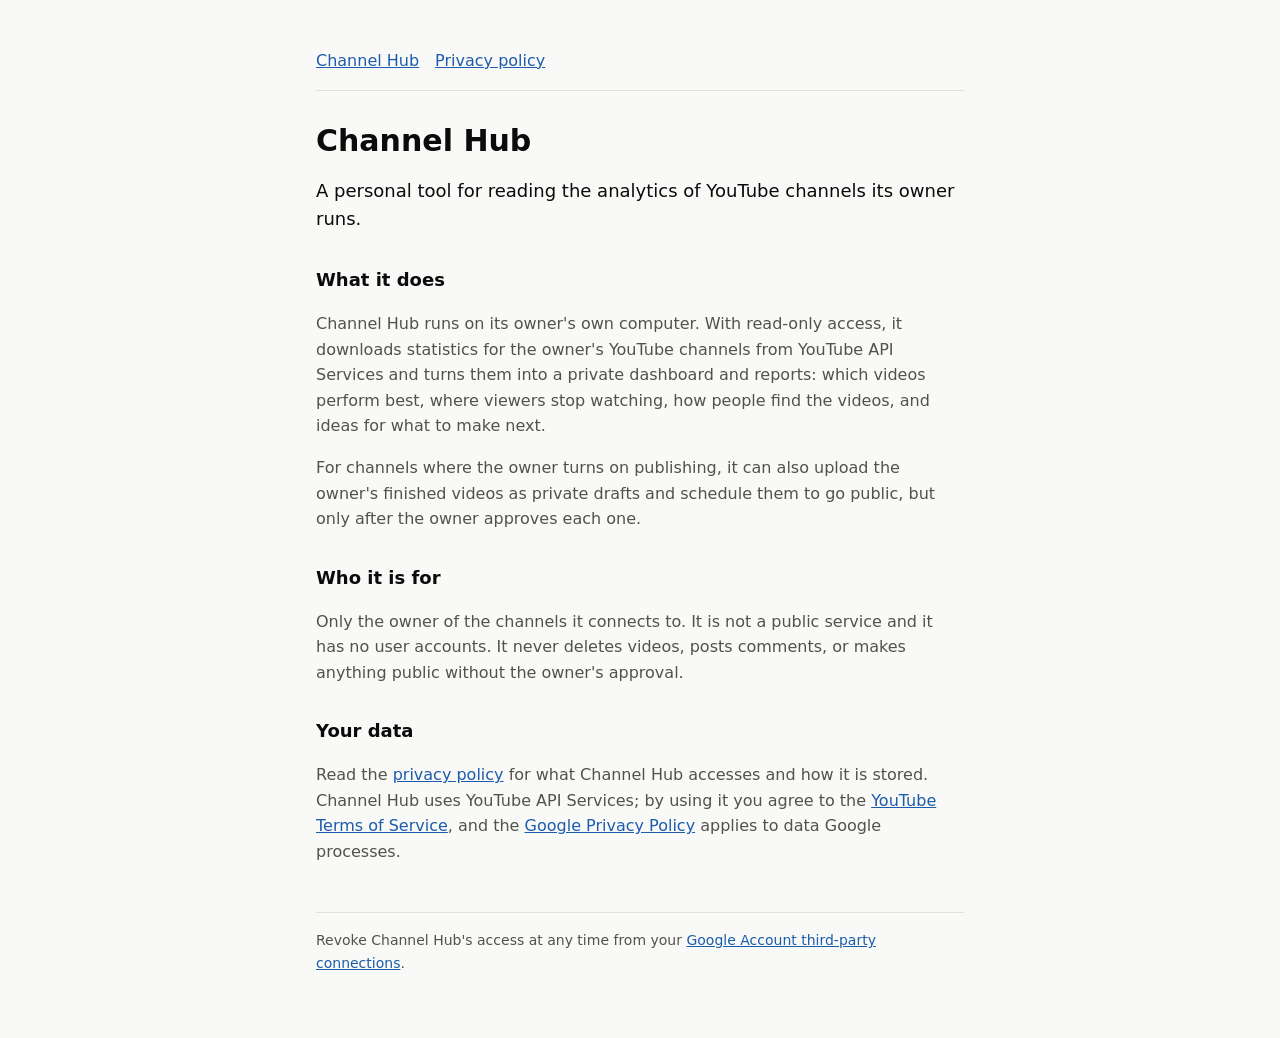
<file: index.html>
<!doctype html>
<html lang="en">
<head>
  <meta charset="utf-8">
  <meta name="viewport" content="width=device-width, initial-scale=1">
  <title>Channel Hub</title>
  <meta name="description" content="A personal, read-only YouTube analytics tool that runs on its owner's computer.">
  <link rel="stylesheet" href="style.css">
</head>
<body>
  <main>
    <nav><a href="./">Channel Hub</a><a href="privacy.html">Privacy policy</a></nav>
    <h1>Channel Hub</h1>
    <p class="lede">A personal tool for reading the analytics of YouTube channels its owner runs.</p>

    <h2>What it does</h2>
    <p>
      Channel Hub runs on its owner's own computer. With read-only access, it downloads statistics for the
      owner's YouTube channels from YouTube API Services and turns them into a private dashboard and reports:
      which videos perform best, where viewers stop watching, how people find the videos, and ideas for what to
      make next.
    </p>

    <p>
      For channels where the owner turns on publishing, it can also upload the owner's finished videos as private
      drafts and schedule them to go public, but only after the owner approves each one.
    </p>

    <h2>Who it is for</h2>
    <p>
      Only the owner of the channels it connects to. It is not a public service and it has no user accounts. It
      never deletes videos, posts comments, or makes anything public without the owner's approval.
    </p>

    <h2>Your data</h2>
    <p>
      Read the <a href="privacy.html">privacy policy</a> for what Channel Hub accesses and how it is stored.
      Channel Hub uses YouTube API Services; by using it you agree to the
      <a href="https://www.youtube.com/t/terms">YouTube Terms of Service</a>, and the
      <a href="https://policies.google.com/privacy">Google Privacy Policy</a> applies to data Google processes.
    </p>

    <footer>
      Revoke Channel Hub's access at any time from your
      <a href="https://myaccount.google.com/connections">Google Account third-party connections</a>.
    </footer>
  </main>
</body>
</html>
</file>
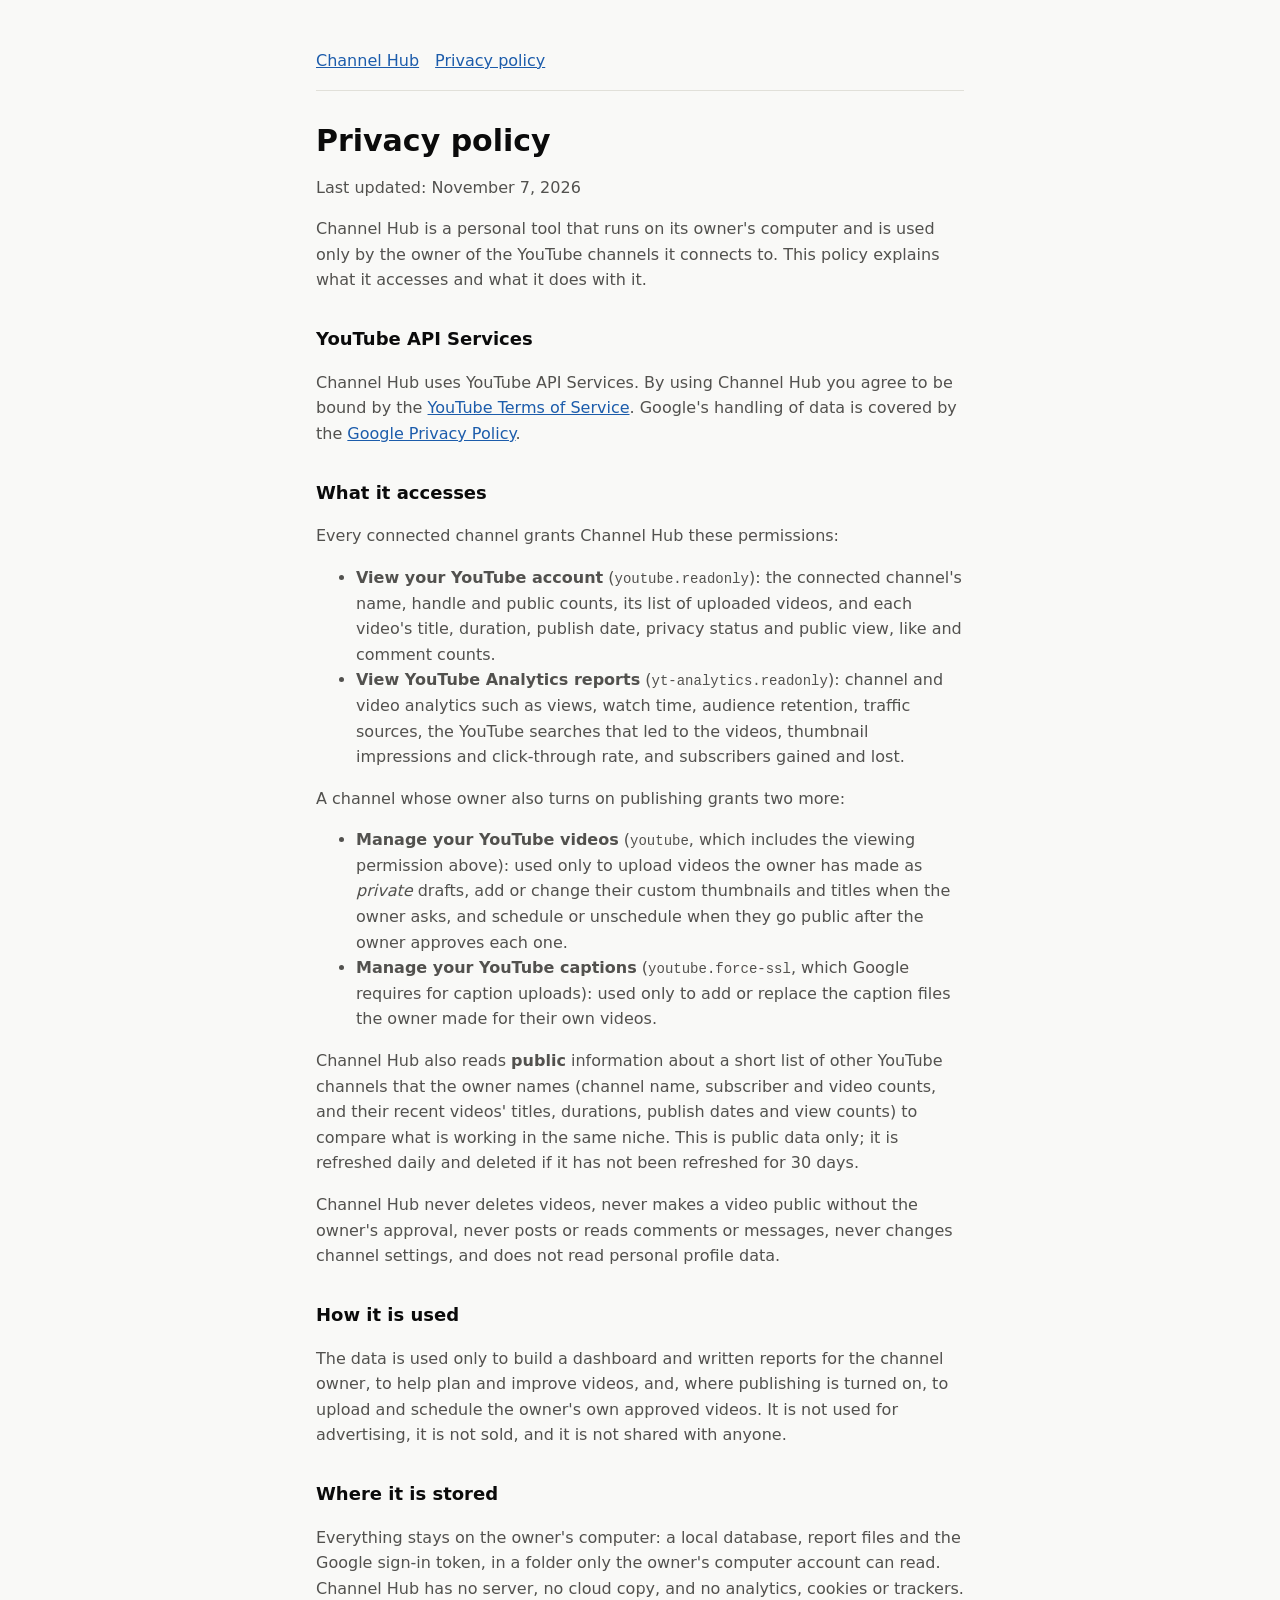
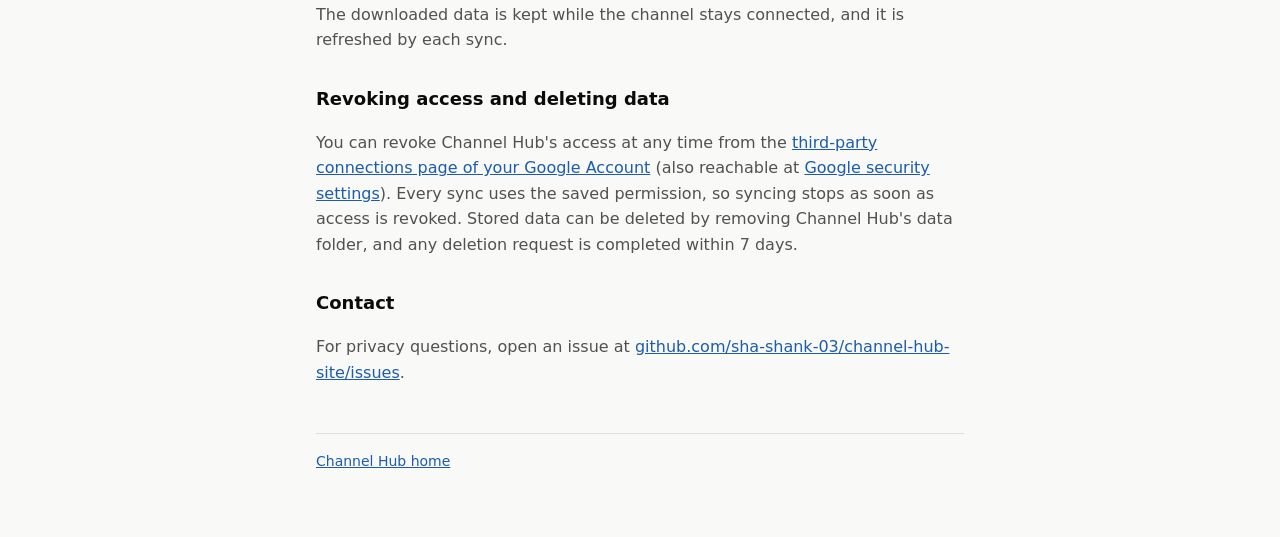
<file: privacy.html>
<!doctype html>
<html lang="en">
<head>
  <meta charset="utf-8">
  <meta name="viewport" content="width=device-width, initial-scale=1">
  <title>Channel Hub privacy policy</title>
  <meta name="description" content="What Channel Hub accesses through YouTube API Services, and how it is stored and used.">
  <link rel="stylesheet" href="style.css">
</head>
<body>
  <main>
    <nav><a href="./">Channel Hub</a><a href="privacy.html">Privacy policy</a></nav>
    <h1>Privacy policy</h1>
    <p>Last updated: November 7, 2026</p>

    <p>
      Channel Hub is a personal tool that runs on its owner's computer and is used only by the owner of the
      YouTube channels it connects to. This policy explains what it accesses and what it does with it.
    </p>

    <h2>YouTube API Services</h2>
    <p>
      Channel Hub uses YouTube API Services. By using Channel Hub you agree to be bound by the
      <a href="https://www.youtube.com/t/terms">YouTube Terms of Service</a>. Google's handling of data is
      covered by the <a href="https://policies.google.com/privacy">Google Privacy Policy</a>.
    </p>

    <h2>What it accesses</h2>
    <p>Every connected channel grants Channel Hub these permissions:</p>
    <ul>
      <li>
        <strong>View your YouTube account</strong> (<code>youtube.readonly</code>): the connected channel's name,
        handle and public counts, its list of uploaded videos, and each video's title, duration, publish date,
        privacy status and public view, like and comment counts.
      </li>
      <li>
        <strong>View YouTube Analytics reports</strong> (<code>yt-analytics.readonly</code>): channel and video
        analytics such as views, watch time, audience retention, traffic sources, the YouTube searches that led
        to the videos, thumbnail impressions and click-through rate, and subscribers gained and lost.
      </li>
    </ul>
    <p>A channel whose owner also turns on publishing grants two more:</p>
    <ul>
      <li>
        <strong>Manage your YouTube videos</strong> (<code>youtube</code>, which includes the viewing permission
        above): used only to upload videos the owner has made as <em>private</em> drafts, add or change their
        custom thumbnails and titles when the owner asks, and schedule or unschedule when they go public after the
        owner approves each one.
      </li>
      <li>
        <strong>Manage your YouTube captions</strong> (<code>youtube.force-ssl</code>, which Google requires for
        caption uploads): used only to add or replace the caption files the owner made for their own videos.
      </li>
    </ul>
    <p>
      Channel Hub also reads <strong>public</strong> information about a short list of other YouTube channels that
      the owner names (channel name, subscriber and video counts, and their recent videos' titles, durations,
      publish dates and view counts) to compare what is working in the same niche. This is public data only;
      it is refreshed daily and deleted if it has not been refreshed for 30 days.
    </p>
    <p>
      Channel Hub never deletes videos, never makes a video public without the owner's approval, never posts or
      reads comments or messages, never changes channel settings, and does not read personal profile data.
    </p>

    <h2>How it is used</h2>
    <p>
      The data is used only to build a dashboard and written reports for the channel owner, to help plan and
      improve videos, and, where publishing is turned on, to upload and schedule the owner's own approved videos.
      It is not used for advertising, it is not sold, and it is not shared with anyone.
    </p>

    <h2>Where it is stored</h2>
    <p>
      Everything stays on the owner's computer: a local database, report files and the Google sign-in token, in a
      folder only the owner's computer account can read. Channel Hub has no server, no cloud copy, and no
      analytics, cookies or trackers. The downloaded data is kept while the channel stays connected, and it is
      refreshed by each sync.
    </p>

    <h2>Revoking access and deleting data</h2>
    <p>
      You can revoke Channel Hub's access at any time from the
      <a href="https://myaccount.google.com/connections">third-party connections page of your Google Account</a>
      (also reachable at <a href="https://security.google.com/settings/security/permissions">Google security settings</a>).
      Every sync uses the saved permission, so syncing stops as soon as access is revoked. Stored data can be
      deleted by removing Channel Hub's data folder, and any deletion request is completed within 7 days.
    </p>

    <h2>Contact</h2>
    <p>
      For privacy questions, open an issue at
      <a href="https://github.com/sha-shank-03/channel-hub-site/issues">github.com/sha-shank-03/channel-hub-site/issues</a>.
    </p>

    <footer><a href="./">Channel Hub home</a></footer>
  </main>
</body>
</html>
</file>
<file: style.css>
:root {
  color-scheme: light dark;
  --page: #f9f9f7;
  --ink: #0b0b0b;
  --ink-2: #52514e;
  --rule: #e1e0d9;
  --link: #1c5cab;
}
@media (prefers-color-scheme: dark) {
  :root {
    --page: #141413;
    --ink: #f0efec;
    --ink-2: #c3c2b7;
    --rule: #2c2c2a;
    --link: #6da7ec;
  }
}
* { box-sizing: border-box; }
body {
  margin: 0;
  background: var(--page);
  color: var(--ink);
  font: 16px/1.6 system-ui, -apple-system, "Segoe UI", sans-serif;
}
main { max-width: 680px; margin: 0 auto; padding: 48px 16px 64px; }
h1 { font-size: 30px; line-height: 1.2; margin: 0 0 8px; }
h2 { font-size: 18px; margin: 32px 0 8px; }
p, li { color: var(--ink-2); }
a { color: var(--link); }
.lede { font-size: 18px; color: var(--ink); }
nav { display: flex; gap: 16px; flex-wrap: wrap; padding-bottom: 16px; border-bottom: 1px solid var(--rule); margin-bottom: 32px; }
footer { margin-top: 48px; padding-top: 16px; border-top: 1px solid var(--rule); font-size: 14px; color: var(--ink-2); }
code { font-size: 14px; }
</file>
